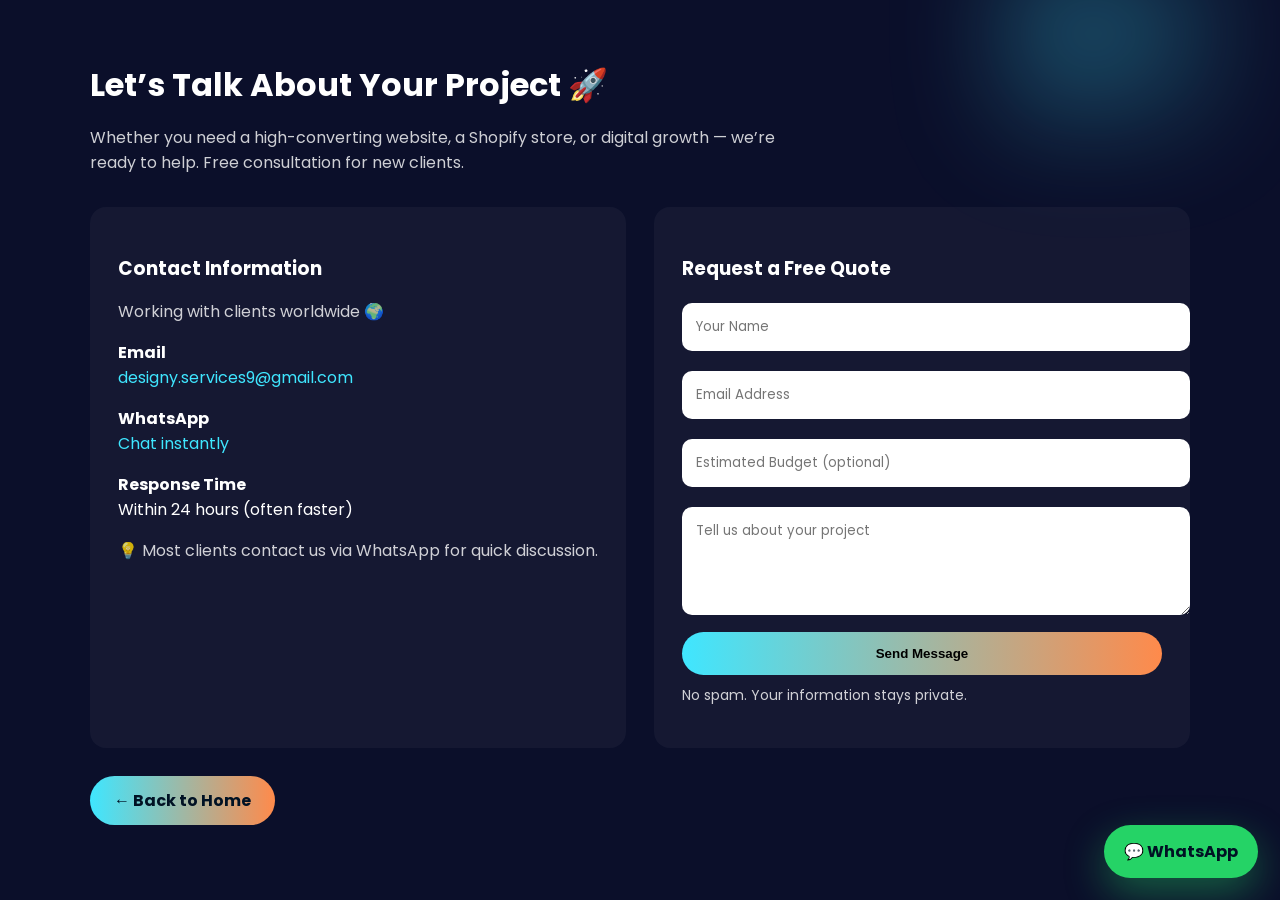
<file: contact.html>
<!doctype html>
<html lang="en">
<head>
  <meta charset="utf-8">
  <title>Contact Us — Designy Studio</title>
  <meta name="viewport" content="width=device-width,initial-scale=1">
  <meta name="description" content="Contact Designy Studio for professional websites, Shopify stores, and digital growth. Free consultation available.">

  <!-- Fonts -->
  <link href="https://fonts.googleapis.com/css2?family=Poppins:wght@300;400;600;700&display=swap" rel="stylesheet">

  <style>
    body{
      margin:0;
      font-family:Poppins, sans-serif;
      background:#0b0f2a;
      color:#fff;
    }
    a{color:#3fe6ff;text-decoration:none}
    .container{
      max-width:1100px;
      margin:0 auto;
      padding:40px 22px;
      position:relative;
    }
    h1,h2,h3{margin-bottom:10px}
    .muted{opacity:.8}

    .grid{
      display:grid;
      grid-template-columns:repeat(auto-fit,minmax(280px,1fr));
      gap:28px;
      margin-top:32px;
    }

    .card{
      background:rgba(255,255,255,.04);
      padding:28px;
      border-radius:16px;
    }

    input,textarea{
      width:100%;
      padding:14px;
      margin:10px 0;
      border:none;
      border-radius:10px;
      font-family:Poppins;
    }

    button{
      width:100%;
      padding:14px;
      border:none;
      border-radius:999px;
      font-weight:700;
      background:linear-gradient(90deg,#3fe6ff,#ff8a4b);
      cursor:pointer;
    }

    .back{
      display:inline-block;
      margin-top:28px;
      padding:12px 24px;
      border-radius:999px;
      background:linear-gradient(90deg,#3fe6ff,#ff8a4b);
      color:#001224;
      font-weight:700;
    }

    .glow{
      position:absolute;
      top:-40px;
      right:-20px;
      width:240px;
      height:180px;
      filter:blur(50px);
      background:radial-gradient(circle at 40% 30%, rgba(63,230,255,.35), transparent);
    }
  </style>
 <script type="application/ld+json">
{
  "@context": "https://schema.org",
  "@type": "ProfessionalService",
  "name": "Designy Studio",
  "url": "https://yourwebsite.com/contact.html",
  "logo": "https://yourwebsite.com/images/logo.png",
  "description": "Designy Studio builds high-converting websites, Shopify stores, and digital experiences for global clients.",
  "areaServed": "Worldwide",
  "email": "hello@designystudio.com",
  "sameAs": [
    "https://www.instagram.com/",
    "https://www.linkedin.com/"
  ]
}
</script>


</head>

<body>
  <div class="container">
    <div class="glow"></div>

    <!-- Heading -->
    <h1>Let’s Talk About Your Project 🚀</h1>
    <p class="muted" style="max-width:720px">
      Whether you need a high-converting website, a Shopify store, or digital growth —  
      we’re ready to help. Free consultation for new clients.
    </p>

    <!-- Content -->
    <div class="grid">

      <!-- Info -->
      <div class="card">
        <h3>Contact Information</h3>
        <p class="muted">Working with clients worldwide 🌍</p>

        <p><strong>Email</strong><br>
          <a href="mailto:hello@designystudio.com">designy.services9@gmail.com</a>
        </p>

        <p><strong>WhatsApp</strong><br>
          <a href="https://wa.me/923099332377" target="_blank">Chat instantly</a>
        </p>

        <p><strong>Response Time</strong><br>
          Within 24 hours (often faster)
        </p>

        <p class="muted">
          💡 Most clients contact us via WhatsApp for quick discussion.
        </p>
      </div>

      <!-- Form -->
      <form class="card"
  action="https://formspree.io/f/xxxxxx"
  method="POST"
  onsubmit="handleSubmit(event)">


        <h3>Request a Free Quote</h3>

        <input type="text" name="name" placeholder="Your Name" required>
        <input type="email" name="email" placeholder="Email Address" required>
        <input type="text" name="budget" placeholder="Estimated Budget (optional)">
        <textarea name="message" rows="4" placeholder="Tell us about your project" required></textarea>

        <button type="submit">Send Message</button>

        <p class="muted" style="font-size:14px;margin-top:10px">
          No spam. Your information stays private.
        </p>
      </form>

    </div>

    <!-- Back -->
    <a href="index.html" class="back">← Back to Home</a>

  </div>

  <!-- WhatsApp Floating -->
  <a href="https://wa.me/923099332377" target="_blank"
     style="
     position:fixed;
     bottom:22px;
     right:22px;
     background:#25D366;
     padding:14px 20px;
     border-radius:999px;
     font-weight:700;
     color:#001224;
     box-shadow:0 15px 40px rgba(37,211,102,.4);
     z-index:999;">
    💬 WhatsApp
  </a>
<script>
function handleSubmit(e){
  e.preventDefault();
  fetch(e.target.action, {
    method: "POST",
    body: new FormData(e.target),
    headers: { 'Accept': 'application/json' }
  }).then(() => {
    e.target.innerHTML = `
      <h3>✅ Message Sent!</h3>
      <p class="muted">
        Thanks for reaching out.  
        We’ll contact you within 24 hours.
      </p>
      <a href="https://wa.me/92XXXXXXXXX" target="_blank" class="back">
        💬 Chat on WhatsApp
      </a>
    `;
  });
}
</script>

</body>
</html>
</file>
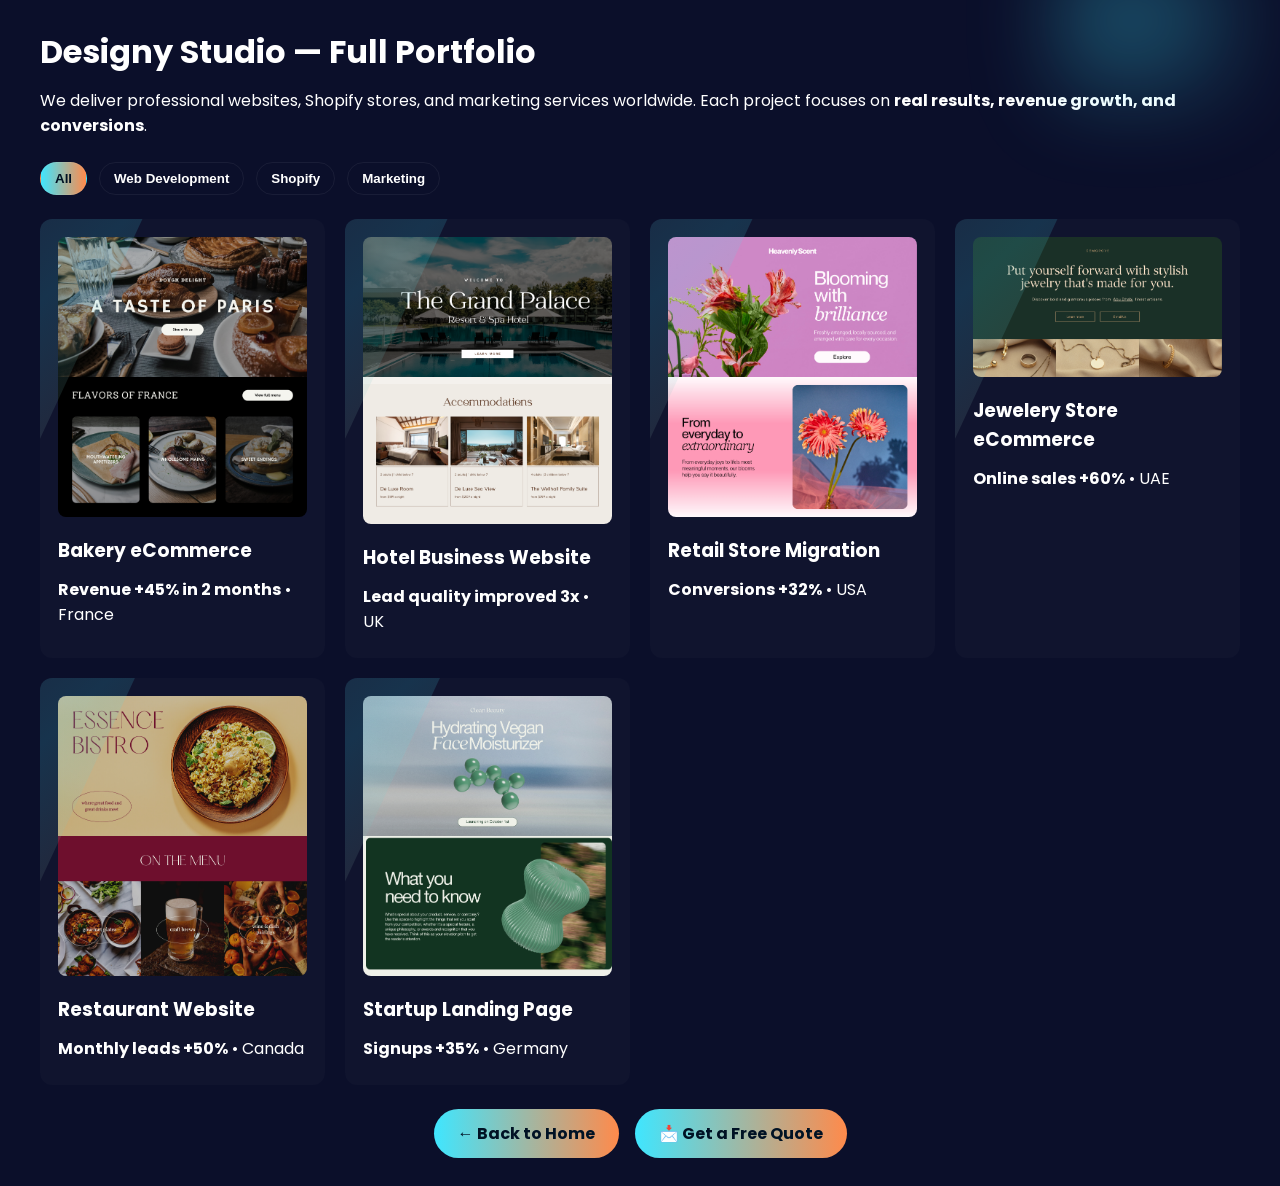
<file: portfolio.html>
<!doctype html> 
<html lang="en">
<head>
  <meta charset="utf-8">
  <meta name="viewport" content="width=device-width,initial-scale=1">
  <title>Designy Studio — Full Portfolio</title>

  <!-- Fonts -->
  <link href="https://fonts.googleapis.com/css2?family=Poppins:wght@300;400;600;700&display=swap" rel="stylesheet">

  <style>
    body {
      margin:0;
      font-family:'Poppins', sans-serif;
      background:#0b0f2a;
      color:#fff;
      overflow-x:hidden;
    }
    .container {
      max-width:1200px;
      margin:0 auto;
      padding:28px;
      position:relative;
      z-index:2;
    }

    h1, h2, h3 {margin:0 0 12px 0;}
    p {margin:6px 0;}
    a {color:#3fe6ff; text-decoration:none;}

    /* Filter Buttons */
    .filter-row {display:flex; gap:12px; margin-top:24px; flex-wrap:wrap;}
    .filter-btn {padding:8px 14px; border-radius:999px; border:1px solid rgba(255,255,255,0.06); background:transparent; cursor:pointer; color:#fff; font-weight:600;}
    .filter-btn.active {background:linear-gradient(90deg,#3fe6ff,#ff8a4b); color:#001224;}

    /* Portfolio Grid */
    .grid {
      display:grid;
      grid-template-columns:repeat(auto-fit,minmax(280px,1fr));
      gap:20px;
      margin-top:24px;
      position:relative;
    }

    /* Project Card */
    .project-box {
      background: rgba(255,255,255,0.02);
      padding: 18px;
      border-radius: 12px;
      transition: transform 0.3s, box-shadow 0.3s;
      display:block;
      text-decoration:none;
      color:#fff;
      position:relative;
      overflow:hidden;
    }
    .project-box:hover {
      transform: translateY(-8px);
      box-shadow: 0 20px 60px rgba(63,230,255,0.2);
    }
    .project-box::before {
      content:"";
      position:absolute;
      top:0; left:-100%;
      width:100%;
      height:100%;
      background: linear-gradient(120deg, rgba(255,255,255,0.05), rgba(63,230,255,0.15), rgba(255,138,75,0.1));
      transform: skewX(-25deg);
      transition: all 0.5s;
    }
    .project-box:hover::before {left:100%;}

    .project-box img {
      width:100%;
      border-radius:8px;
      margin-bottom:12px;
    }

    /* CTA buttons */
    .back-link {
      display:inline-block;
      margin-top:24px;
      padding:12px 24px;
      background:linear-gradient(90deg,#3fe6ff,#ff8a4b);
      color:#001224;
      font-weight:700;
      border-radius:999px;
      text-decoration:none;
      transition: transform 0.2s;
    }
    .back-link:hover {transform: scale(1.05);}

    /* Floating neon accent */
    .glow-cyan {
      position:absolute;
      right:20px;
      top:-40px;
      width:200px;
      height:150px;
      filter:blur(40px);
      background:radial-gradient(circle at 40% 30%, rgba(63,230,255,0.35), transparent);
      z-index:0;
    }
  </style>
</head>
<body>
  <div class="container">

    <!-- Page Heading -->
    <h1>Designy Studio — Full Portfolio</h1>
    <p>We deliver professional websites, Shopify stores, and marketing services worldwide. Each project focuses on <strong>real results, revenue growth, and conversions</strong>.</p>

    <!-- Floating Neon Accent -->
    <div class="glow-cyan"></div>

    <!-- Filter Buttons -->
    <div class="filter-row">
      <button class="filter-btn active" data-filter="all">All</button>
      <button class="filter-btn" data-filter="web">Web Development</button>
      <button class="filter-btn" data-filter="shopify">Shopify</button>
      <button class="filter-btn" data-filter="marketing">Marketing</button>
    </div>

    <!-- Portfolio Grid -->
    <div class="grid">
      <!-- Project 1 -->
      <a href="project-bakery.html" class="project-box" data-category="shopify">
        <img src="images/Home.png" alt="Bakery eCommerce">
        <h3>Bakery eCommerce</h3>
        <p><strong>Revenue +45% in 2 months</strong> • France</p>
      </a>

      <!-- Project 2 -->
      <a href="project-lawfirm.html" class="project-box" data-category="web">
        <img src="images/Hotels Business Website.png" alt="Law Firm Website">
        <h3>Hotel Business Website</h3>
        <p><strong>Lead quality improved 3x</strong> • UK</p>
      </a>

      <!-- Project 3 -->
      <a href="project-retail.html" class="project-box" data-category="shopify">
        <img src="images/Home (1).png" alt="Retail Store Migration">
        <h3>Retail Store Migration</h3>
        <p><strong>Conversions +32%</strong> • USA</p>
      </a>

      <!-- Project 4 -->
      <a href="project-fashion.html" class="project-box" data-category="shopify">
        <img src="images/Coming Soon Website Coming Soon Page in Dark Green Beige Casual Corporate Style.png" alt="Fashion eCommerce">
        <h3>Jewelery Store eCommerce</h3>
        <p><strong>Online sales +60%</strong> • UAE</p>
      </a>

      <!-- Project 5 -->
      <a href="project-restaurant.html" class="project-box" data-category="web">
        <img src="images/Food & Restaurant Service Website in Yellow Maroon White Simple Style (1).png" alt="Restaurant Website">
        <h3>Restaurant Website</h3>
        <p><strong>Monthly leads +50%</strong> • Canada</p>
      </a>

      <!-- Project 6 -->
      <a href="project-startup.html" class="project-box" data-category="marketing">
        <img src="images/Home (2).png" alt="Tech Startup Landing Page">
        <h3>Startup Landing Page</h3>
        <p><strong>Signups +35%</strong> • Germany</p>
      </a>
    </div>

    <!-- CTA Buttons -->
    <div style="text-align:center;">
      <a href="index.html" class="back-link">← Back to Home</a>
      <a href="index.html#contact" class="back-link" style="margin-left:12px;">📩 Get a Free Quote</a>
    </div>

  </div>

  <script>
    // Portfolio filter
    const filterBtns = document.querySelectorAll('.filter-btn');
    const cards = document.querySelectorAll('.project-box');

    filterBtns.forEach(btn => {
      btn.addEventListener('click', () => {
        // Remove active class from all buttons
        filterBtns.forEach(b => b.classList.remove('active'));
        // Add active class to clicked button
        btn.classList.add('active');

        const filter = btn.getAttribute('data-filter');

        // Show/hide cards based on filter
        cards.forEach(c => {
          if(filter === 'all' || c.getAttribute('data-category') === filter){
            c.style.display = 'block';
          } else {
            c.style.display = 'none';
          }
        });
      });
    });
  </script>
</body>
</html>
</file>
